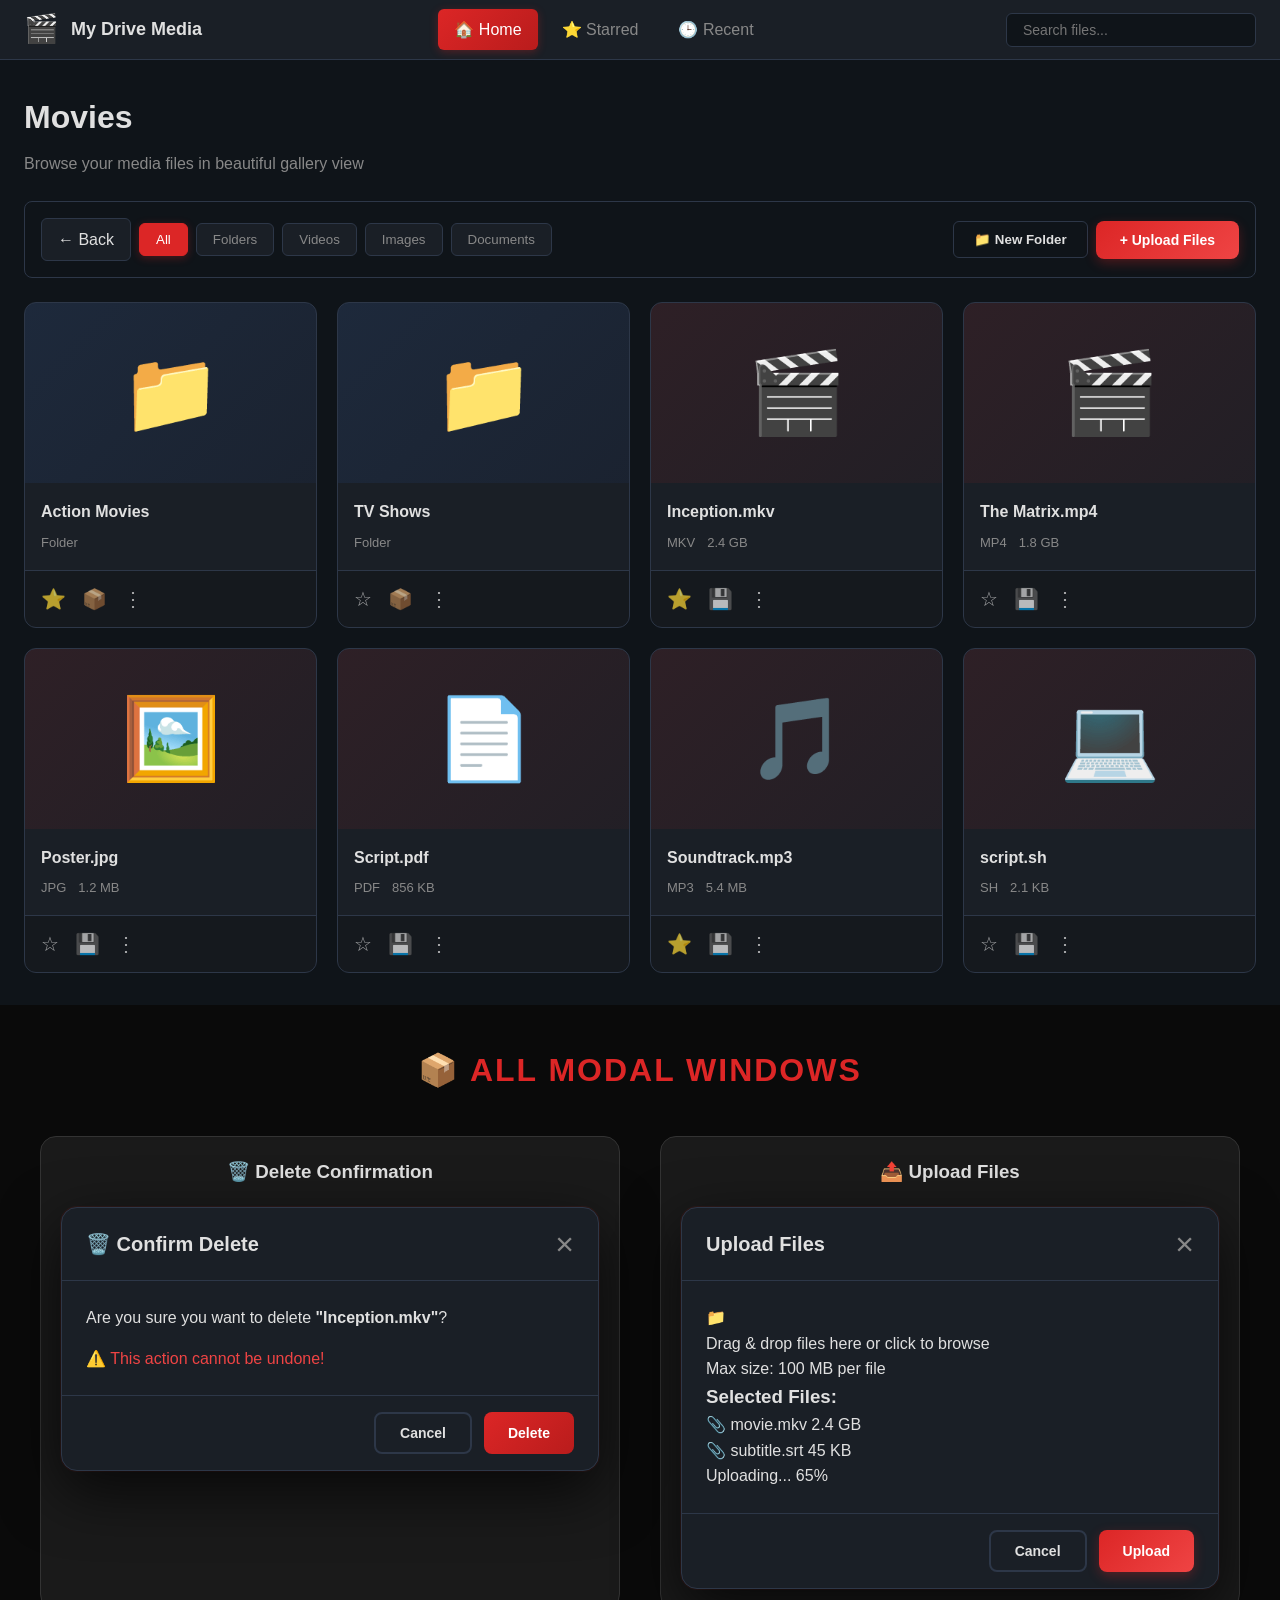
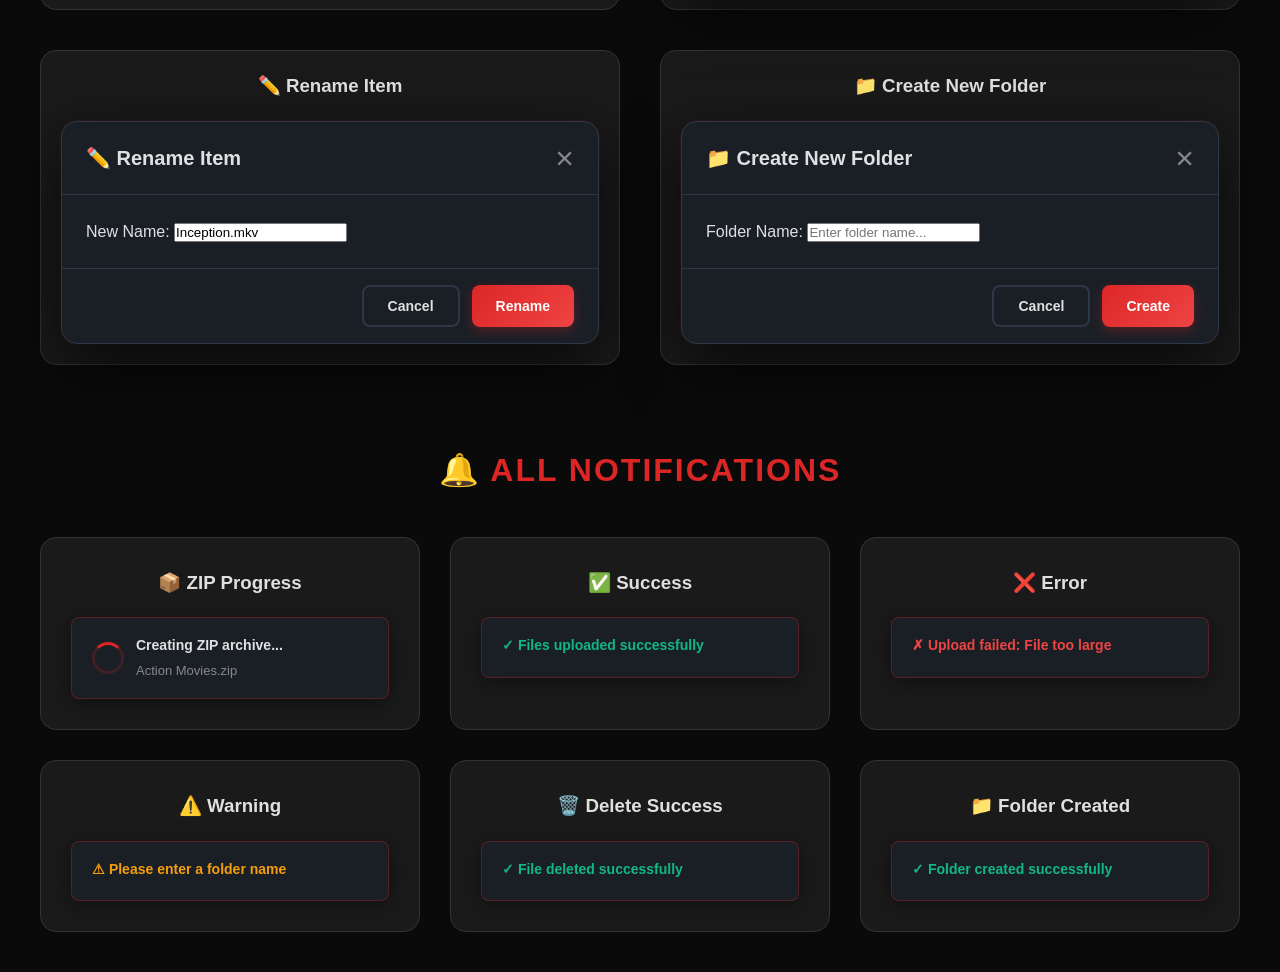
<file: demo/index.html>
<!DOCTYPE html>
<html lang="en">
<head>
  <meta charset="UTF-8">
  <meta name="viewport" content="width=device-width, initial-scale=1.0">
  <title>My Drive Media - Demo</title>
  <link rel="stylesheet" href="demo.css">
</head>
<body>

  <!-- Top Navigation -->
  <nav class="top-nav">
    <div class="nav-brand">
      <div class="nav-brand-icon">🎬</div>
      <span>My Drive Media</span>
    </div>
    <div class="nav-menu">
      <a href="#" class="nav-link active">🏠 Home</a>
      <a href="#" class="nav-link">⭐ Starred</a>
      <a href="#" class="nav-link">🕒 Recent</a>
    </div>
    <div class="nav-actions">
      <input type="text" class="search-input" placeholder="Search files..." id="searchInput">
    </div>
  </nav>

  <!-- Main Content -->
  <main class="wrapper">
    <!-- Page Header -->
    <div class="page-head">
      <h1 class="page-title-main">Movies</h1>
      <p class="page-subtitle">Browse your media files in beautiful gallery view</p>
    </div>

    <!-- Toolbar -->
    <div class="toolbar">
      <div class="toolbar-left">
        <a class="back-btn" href="#">← Back</a>
        <button class="filter-btn active">All</button>
        <button class="filter-btn">Folders</button>
        <button class="filter-btn">Videos</button>
        <button class="filter-btn">Images</button>
        <button class="filter-btn">Documents</button>
      </div>
      <div class="toolbar-right">
        <button class="btn btn-ghost">📁 New Folder</button>
        <button class="btn btn-primary">+ Upload Files</button>
      </div>
    </div>

    <!-- Gallery Grid -->
    <div class="gallery">
      
      <!-- Folder Card -->
      <div class="card folder-card">
        <div class="card-image folder-image">📁</div>
        <div class="card-body">
          <h3 class="card-title">Action Movies</h3>
          <div class="card-meta">
            <span>Folder</span>
          </div>
        </div>
        <div class="card-footer">
          <span class="card-action" title="Star">⭐</span>
          <span class="card-action" title="Download as ZIP">📦</span>
          <span class="card-action" title="More">⋮</span>
        </div>
      </div>

      <!-- Folder Card 2 -->
      <div class="card folder-card">
        <div class="card-image folder-image">📁</div>
        <div class="card-body">
          <h3 class="card-title">TV Shows</h3>
          <div class="card-meta">
            <span>Folder</span>
          </div>
        </div>
        <div class="card-footer">
          <span class="card-action" title="Star">☆</span>
          <span class="card-action" title="Download as ZIP">📦</span>
          <span class="card-action" title="More">⋮</span>
        </div>
      </div>

      <!-- Video File Card -->
      <div class="card file-card">
        <div class="card-image file-image">🎬</div>
        <div class="card-body">
          <h3 class="card-title">Inception.mkv</h3>
          <div class="card-meta">
            <span>MKV</span>
            <span>2.4 GB</span>
          </div>
        </div>
        <div class="card-footer">
          <span class="card-action" title="Star">⭐</span>
          <span class="card-action" title="Download">💾</span>
          <span class="card-action" title="More">⋮</span>
        </div>
      </div>

      <!-- Video File Card 2 -->
      <div class="card file-card">
        <div class="card-image file-image">🎬</div>
        <div class="card-body">
          <h3 class="card-title">The Matrix.mp4</h3>
          <div class="card-meta">
            <span>MP4</span>
            <span>1.8 GB</span>
          </div>
        </div>
        <div class="card-footer">
          <span class="card-action" title="Star">☆</span>
          <span class="card-action" title="Download">💾</span>
          <span class="card-action" title="More">⋮</span>
        </div>
      </div>

      <!-- Image File Card -->
      <div class="card file-card">
        <div class="card-image file-image">🖼️</div>
        <div class="card-body">
          <h3 class="card-title">Poster.jpg</h3>
          <div class="card-meta">
            <span>JPG</span>
            <span>1.2 MB</span>
          </div>
        </div>
        <div class="card-footer">
          <span class="card-action" title="Star">☆</span>
          <span class="card-action" title="Download">💾</span>
          <span class="card-action" title="More">⋮</span>
        </div>
      </div>

      <!-- Document File Card -->
      <div class="card file-card">
        <div class="card-image file-image">📄</div>
        <div class="card-body">
          <h3 class="card-title">Script.pdf</h3>
          <div class="card-meta">
            <span>PDF</span>
            <span>856 KB</span>
          </div>
        </div>
        <div class="card-footer">
          <span class="card-action" title="Star">☆</span>
          <span class="card-action" title="Download">💾</span>
          <span class="card-action" title="More">⋮</span>
        </div>
      </div>

      <!-- Audio File Card -->
      <div class="card file-card">
        <div class="card-image file-image">🎵</div>
        <div class="card-body">
          <h3 class="card-title">Soundtrack.mp3</h3>
          <div class="card-meta">
            <span>MP3</span>
            <span>5.4 MB</span>
          </div>
        </div>
        <div class="card-footer">
          <span class="card-action" title="Star">⭐</span>
          <span class="card-action" title="Download">💾</span>
          <span class="card-action" title="More">⋮</span>
        </div>
      </div>

      <!-- Code File Card -->
      <div class="card file-card">
        <div class="card-image file-image">💻</div>
        <div class="card-body">
          <h3 class="card-title">script.sh</h3>
          <div class="card-meta">
            <span>SH</span>
            <span>2.1 KB</span>
          </div>
        </div>
        <div class="card-footer">
          <span class="card-action" title="Star">☆</span>
          <span class="card-action" title="Download">💾</span>
          <span class="card-action" title="More">⋮</span>
        </div>
      </div>

    </div>
  </main>

  <!-- All Modals and Notifications Displayed Below -->
  <div style="padding: 40px; background: #0a0a0a; min-height: 100vh;">
    <h2 style="text-align: center; color: #dc2626; margin-bottom: 40px; font-size: 32px; text-transform: uppercase; letter-spacing: 2px;">📦 All Modal Windows</h2>
    
    <div style="display: grid; grid-template-columns: repeat(auto-fit, minmax(500px, 1fr)); gap: 40px; max-width: 1400px; margin: 0 auto;">
      
      <!-- Delete Confirmation Modal -->
      <div style="background: rgba(30, 30, 30, 0.8); padding: 20px; border-radius: 16px; border: 1px solid #333;">
        <h3 style="color: #e0e0e0; margin-bottom: 20px; text-align: center;">🗑️ Delete Confirmation</h3>
        <div class="modal-content" style="position: relative; display: block; background: var(--surface); border: 1px solid var(--border); border-radius: 16px; width: 100%; max-width: none; box-shadow: 0 20px 60px rgba(0, 0, 0, 0.7), 0 0 0 1px rgba(220, 38, 38, 0.1); overflow: hidden;">
          <div class="modal-header">
            <h2>🗑️ Confirm Delete</h2>
            <button class="modal-close">&times;</button>
          </div>
          <div class="modal-body">
            <p style="color: #e0e0e0; line-height: 1.6;">
              Are you sure you want to delete <strong>"Inception.mkv"</strong>?
            </p>
            <p style="color: #ef4444; margin-top: 15px; font-weight: 500;">
              ⚠️ This action cannot be undone!
            </p>
          </div>
          <div class="modal-footer">
            <button class="btn-cancel">Cancel</button>
            <button class="btn-danger">Delete</button>
          </div>
        </div>
      </div>

      <!-- Upload Modal -->
      <div style="background: rgba(30, 30, 30, 0.8); padding: 20px; border-radius: 16px; border: 1px solid #333;">
        <h3 style="color: #e0e0e0; margin-bottom: 20px; text-align: center;">📤 Upload Files</h3>
        <div class="modal-content" style="position: relative; display: block; background: var(--surface); border: 1px solid var(--border); border-radius: 16px; width: 100%; max-width: none; box-shadow: 0 20px 60px rgba(0, 0, 0, 0.7), 0 0 0 1px rgba(220, 38, 38, 0.1); overflow: hidden;">
          <div class="modal-header">
            <h2>Upload Files</h2>
            <button class="modal-close">&times;</button>
          </div>
          <div class="modal-body">
            <div class="upload-zone" id="uploadZone">
              <div class="upload-icon">📁</div>
              <p>Drag & drop files here or click to browse</p>
              <p class="upload-limit">Max size: 100 MB per file</p>
            </div>
            <div id="fileList" class="file-list-upload">
              <h3>Selected Files:</h3>
              <div class="file-item-upload">
                <span class="file-icon">📎</span>
                <span class="file-name">movie.mkv</span>
                <span class="file-size">2.4 GB</span>
              </div>
              <div class="file-item-upload">
                <span class="file-icon">📎</span>
                <span class="file-name">subtitle.srt</span>
                <span class="file-size">45 KB</span>
              </div>
            </div>
            <div id="uploadProgress" class="upload-progress">
              <div class="progress-bar">
                <div class="progress-fill" style="width: 65%;"></div>
              </div>
              <p id="progressText">Uploading... 65%</p>
            </div>
          </div>
          <div class="modal-footer">
            <button class="btn-cancel">Cancel</button>
            <button class="btn-primary">Upload</button>
          </div>
        </div>
      </div>

      <!-- Rename Modal -->
      <div style="background: rgba(30, 30, 30, 0.8); padding: 20px; border-radius: 16px; border: 1px solid #333;">
        <h3 style="color: #e0e0e0; margin-bottom: 20px; text-align: center;">✏️ Rename Item</h3>
        <div class="modal-content" style="position: relative; display: block; background: var(--surface); border: 1px solid var(--border); border-radius: 16px; width: 100%; max-width: none; box-shadow: 0 20px 60px rgba(0, 0, 0, 0.7), 0 0 0 1px rgba(220, 38, 38, 0.1); overflow: hidden;">
          <div class="modal-header">
            <h2>✏️ Rename Item</h2>
            <button class="modal-close">&times;</button>
          </div>
          <div class="modal-body">
            <div class="form-group">
              <label for="renameInput">New Name:</label>
              <input type="text" id="renameInput" placeholder="Enter new name..." value="Inception.mkv" autocomplete="off">
            </div>
          </div>
          <div class="modal-footer">
            <button class="btn-cancel">Cancel</button>
            <button class="btn-primary">Rename</button>
          </div>
        </div>
      </div>

      <!-- Create Folder Modal -->
      <div style="background: rgba(30, 30, 30, 0.8); padding: 20px; border-radius: 16px; border: 1px solid #333;">
        <h3 style="color: #e0e0e0; margin-bottom: 20px; text-align: center;">📁 Create New Folder</h3>
        <div class="modal-content" style="position: relative; display: block; background: var(--surface); border: 1px solid var(--border); border-radius: 16px; width: 100%; max-width: none; box-shadow: 0 20px 60px rgba(0, 0, 0, 0.7), 0 0 0 1px rgba(220, 38, 38, 0.1); overflow: hidden;">
          <div class="modal-header">
            <h2>📁 Create New Folder</h2>
            <button class="modal-close">&times;</button>
          </div>
          <div class="modal-body">
            <div class="form-group">
              <label for="folderNameInput">Folder Name:</label>
              <input type="text" id="folderNameInput" placeholder="Enter folder name..." autocomplete="off">
            </div>
          </div>
          <div class="modal-footer">
            <button class="btn-cancel">Cancel</button>
            <button class="btn-primary">Create</button>
          </div>
        </div>
      </div>

    </div>

    <!-- Notifications Section -->
    <h2 style="text-align: center; color: #dc2626; margin: 80px 0 40px; font-size: 32px; text-transform: uppercase; letter-spacing: 2px;">🔔 All Notifications</h2>
    
    <div style="display: grid; grid-template-columns: repeat(auto-fit, minmax(350px, 1fr)); gap: 30px; max-width: 1400px; margin: 0 auto;">
      
      <!-- ZIP Progress Notification -->
      <div style="background: rgba(30, 30, 30, 0.8); padding: 30px; border-radius: 16px; border: 1px solid #333;">
        <h3 style="color: #e0e0e0; margin-bottom: 20px; text-align: center;">📦 ZIP Progress</h3>
        <div class="zip-notification show" style="position: relative; transform: none; bottom: auto; right: auto;">
          <div class="zip-notification-content">
            <div class="zip-spinner"></div>
            <div class="zip-notification-text">
              <div class="zip-notification-title">Creating ZIP archive...</div>
              <div class="zip-notification-subtitle">Action Movies.zip</div>
            </div>
          </div>
        </div>
      </div>

      <!-- Success Notification -->
      <div style="background: rgba(30, 30, 30, 0.8); padding: 30px; border-radius: 16px; border: 1px solid #333;">
        <h3 style="color: #e0e0e0; margin-bottom: 20px; text-align: center;">✅ Success</h3>
        <div class="zip-notification show" style="position: relative; transform: none; bottom: auto; right: auto;">
          <div class="zip-notification-content">
            <div class="zip-notification-text">
              <div class="zip-notification-title" style="color: #10b981;">✓ Files uploaded successfully</div>
            </div>
          </div>
        </div>
      </div>

      <!-- Error Notification -->
      <div style="background: rgba(30, 30, 30, 0.8); padding: 30px; border-radius: 16px; border: 1px solid #333;">
        <h3 style="color: #e0e0e0; margin-bottom: 20px; text-align: center;">❌ Error</h3>
        <div class="zip-notification show" style="position: relative; transform: none; bottom: auto; right: auto;">
          <div class="zip-notification-content">
            <div class="zip-notification-text">
              <div class="zip-notification-title" style="color: #ef4444;">✗ Upload failed: File too large</div>
            </div>
          </div>
        </div>
      </div>

      <!-- Warning Notification -->
      <div style="background: rgba(30, 30, 30, 0.8); padding: 30px; border-radius: 16px; border: 1px solid #333;">
        <h3 style="color: #e0e0e0; margin-bottom: 20px; text-align: center;">⚠️ Warning</h3>
        <div class="zip-notification show" style="position: relative; transform: none; bottom: auto; right: auto;">
          <div class="zip-notification-content">
            <div class="zip-notification-text">
              <div class="zip-notification-title" style="color: #f59e0b;">⚠ Please enter a folder name</div>
            </div>
          </div>
        </div>
      </div>

      <!-- Delete Success Notification -->
      <div style="background: rgba(30, 30, 30, 0.8); padding: 30px; border-radius: 16px; border: 1px solid #333;">
        <h3 style="color: #e0e0e0; margin-bottom: 20px; text-align: center;">🗑️ Delete Success</h3>
        <div class="zip-notification show" style="position: relative; transform: none; bottom: auto; right: auto;">
          <div class="zip-notification-content">
            <div class="zip-notification-text">
              <div class="zip-notification-title" style="color: #10b981;">✓ File deleted successfully</div>
            </div>
          </div>
        </div>
      </div>

      <!-- Folder Created Notification -->
      <div style="background: rgba(30, 30, 30, 0.8); padding: 30px; border-radius: 16px; border: 1px solid #333;">
        <h3 style="color: #e0e0e0; margin-bottom: 20px; text-align: center;">📁 Folder Created</h3>
        <div class="zip-notification show" style="position: relative; transform: none; bottom: auto; right: auto;">
          <div class="zip-notification-content">
            <div class="zip-notification-text">
              <div class="zip-notification-title" style="color: #10b981;">✓ Folder created successfully</div>
            </div>
          </div>
        </div>
      </div>

    </div>
  </div>

  <script>
    // Demo interactivity for gallery section only
    document.querySelectorAll('.filter-btn').forEach(btn => {
      btn.addEventListener('click', function() {
        document.querySelectorAll('.filter-btn').forEach(b => b.classList.remove('active'));
        this.classList.add('active');
      });
    });

    document.querySelectorAll('.nav-link').forEach(link => {
      link.addEventListener('click', function(e) {
        e.preventDefault();
        document.querySelectorAll('.nav-link').forEach(l => l.classList.remove('active'));
        this.classList.add('active');
      });
    });

    // Toggle star on click
    document.querySelectorAll('.card-footer .card-action[title="Star"]').forEach(star => {
      star.addEventListener('click', function(e) {
        e.stopPropagation();
        this.textContent = this.textContent === '☆' ? '⭐' : '☆';
      });
    });
  </script>

</body>
</html>
</file>
<file: demo/demo.css>
/* ===== DEMO PAGE - STANDALONE STYLES ===== */
/* This is a complete standalone demo showcasing the UI design */

* {
  margin: 0;
  padding: 0;
  box-sizing: border-box;
}

:root {
  /* Red Theme Colors */
  --accent: #dc2626;
  --accent-light: #ef4444;
  --accent-dark: #b91c1c;
  --bg: #0f1419;
  --surface: #1a1f26;
  --border: #2d3748;
  --text: #e0e0e0;
  --text-dim: #888;
}

body {
  font-family: -apple-system, BlinkMacSystemFont, 'Segoe UI', Roboto, Oxygen, Ubuntu, Cantarell, sans-serif;
  background: var(--bg);
  color: var(--text);
  line-height: 1.6;
  min-height: 100vh;
}

/* ===== TOP NAVIGATION ===== */
.top-nav {
  position: sticky;
  top: 0;
  z-index: 1000;
  background: var(--surface);
  border-bottom: 1px solid var(--border);
  padding: 0 24px;
  display: flex;
  align-items: center;
  justify-content: space-between;
  height: 60px;
}

.nav-brand {
  display: flex;
  align-items: center;
  gap: 12px;
  font-size: 18px;
  font-weight: 700;
  color: var(--text);
}

.nav-brand-icon {
  font-size: 28px;
}

.nav-menu {
  display: flex;
  gap: 8px;
}

.nav-link {
  padding: 8px 16px;
  border-radius: 6px;
  text-decoration: none;
  color: var(--text-dim);
  font-weight: 500;
  transition: all 0.2s;
}

.nav-link:hover {
  background: rgba(220, 38, 38, 0.1);
  color: var(--accent-light);
}

.nav-link.active {
  background: linear-gradient(135deg, var(--accent) 0%, var(--accent-dark) 100%);
  color: white;
  box-shadow: 0 2px 8px rgba(220, 38, 38, 0.3);
}

.nav-actions {
  display: flex;
  align-items: center;
  gap: 12px;
}

.search-input {
  padding: 8px 16px;
  background: var(--bg);
  border: 1px solid var(--border);
  border-radius: 6px;
  color: var(--text);
  width: 250px;
  font-size: 14px;
  transition: all 0.2s;
}

.search-input:focus {
  outline: none;
  border-color: var(--accent);
  box-shadow: 0 0 0 3px rgba(220, 38, 38, 0.1);
}

/* ===== MAIN WRAPPER ===== */
.wrapper {
  max-width: 1400px;
  margin: 0 auto;
  padding: 32px 24px;
}

/* ===== PAGE HEADER ===== */
.page-head {
  margin-bottom: 24px;
}

.page-title-main {
  font-size: 32px;
  font-weight: 700;
  color: var(--text);
  margin-bottom: 8px;
}

.page-subtitle {
  color: var(--text-dim);
  font-size: 16px;
}

/* ===== TOOLBAR ===== */
.toolbar {
  position: sticky;
  top: 60px;
  z-index: 100;
  background: var(--bg);
  border: 1px solid var(--border);
  border-radius: 8px;
  padding: 16px;
  margin-bottom: 24px;
  display: flex;
  justify-content: space-between;
  align-items: center;
  flex-wrap: wrap;
  gap: 12px;
}

.toolbar-left, .toolbar-right {
  display: flex;
  gap: 8px;
  align-items: center;
}

.back-btn {
  padding: 8px 16px;
  background: var(--surface);
  border: 1px solid var(--border);
  border-radius: 6px;
  color: var(--text);
  text-decoration: none;
  font-weight: 500;
  transition: all 0.2s;
}

.back-btn:hover {
  background: var(--accent);
  border-color: var(--accent);
  color: white;
  transform: translateX(-2px);
}

.filter-btn {
  padding: 8px 16px;
  background: var(--surface);
  border: 1px solid var(--border);
  border-radius: 6px;
  color: var(--text-dim);
  font-weight: 500;
  cursor: pointer;
  transition: all 0.2s;
}

.filter-btn:hover {
  background: rgba(220, 38, 38, 0.1);
  border-color: var(--accent);
  color: var(--accent-light);
}

.filter-btn.active {
  background: var(--accent);
  border-color: var(--accent);
  color: white;
  box-shadow: 0 2px 8px rgba(220, 38, 38, 0.3);
}

.btn {
  padding: 10px 20px;
  border: none;
  border-radius: 6px;
  font-weight: 600;
  cursor: pointer;
  transition: all 0.2s;
}

.btn-ghost {
  background: transparent;
  border: 1px solid var(--border);
  color: var(--text);
}

.btn-ghost:hover {
  background: var(--surface);
  border-color: var(--accent);
  color: var(--accent-light);
}

.btn-primary {
  padding: 11px 24px;
  background: linear-gradient(135deg, var(--accent), var(--accent-light));
  border: none;
  border-radius: 8px;
  color: white;
  cursor: pointer;
  font-size: 14px;
  font-weight: 600;
  transition: all 0.2s;
  box-shadow: 0 4px 12px rgba(220, 38, 38, 0.3);
}

.btn-primary:hover {
  transform: translateY(-2px);
  box-shadow: 0 6px 20px rgba(220, 38, 38, 0.4);
}

/* ===== GALLERY GRID ===== */
.gallery {
  display: grid;
  grid-template-columns: repeat(auto-fill, minmax(260px, 1fr));
  gap: 20px;
}

/* ===== CARD ===== */
.card {
  background: var(--surface);
  border: 1px solid var(--border);
  border-radius: 12px;
  overflow: hidden;
  cursor: pointer;
  transition: all 0.3s;
}

.card:hover {
  transform: translateY(-4px);
  box-shadow: 0 8px 24px rgba(220, 38, 38, 0.2);
  border-color: var(--accent);
}

.card-image {
  height: 180px;
  display: flex;
  align-items: center;
  justify-content: center;
  font-size: 80px;
  background: linear-gradient(135deg, rgba(220, 38, 38, 0.1) 0%, rgba(185, 28, 28, 0.05) 100%);
}

.folder-image {
  background: linear-gradient(135deg, rgba(59, 130, 246, 0.1) 0%, rgba(37, 99, 235, 0.05) 100%);
}

.card-body {
  padding: 16px;
}

.card-title {
  font-size: 16px;
  font-weight: 600;
  color: var(--text);
  margin-bottom: 8px;
  white-space: nowrap;
  overflow: hidden;
  text-overflow: ellipsis;
}

.card-meta {
  display: flex;
  gap: 12px;
  font-size: 13px;
  color: var(--text-dim);
}

.card-footer {
  padding: 12px 16px;
  border-top: 1px solid var(--border);
  display: flex;
  gap: 16px;
  align-items: center;
  justify-content: flex-start;
  background: rgba(0, 0, 0, 0.2);
}

.card-action {
  font-size: 20px;
  cursor: pointer;
  transition: all 0.2s;
  opacity: 0.7;
}

.card-action:hover {
  opacity: 1;
  transform: scale(1.2);
}

/* ===== MODAL ===== */
.modal {
  display: none;
  position: fixed;
  top: 0;
  left: 0;
  width: 100%;
  height: 100%;
  background: rgba(0, 0, 0, 0.8);
  z-index: 2000;
  align-items: center;
  justify-content: center;
}

.modal.show {
  display: flex;
  animation: fadeIn 0.3s ease;
}

@keyframes fadeIn {
  from {
    opacity: 0;
  }
  to {
    opacity: 1;
  }
}

.modal-content {
  background: var(--surface);
  border-radius: 12px;
  max-width: 500px;
  width: 90%;
  max-height: 90vh;
  overflow: hidden;
  box-shadow: 0 20px 60px rgba(0, 0, 0, 0.5);
  animation: slideUp 0.3s ease;
}

@keyframes slideUp {
  from {
    transform: translateY(30px);
    opacity: 0;
  }
  to {
    transform: translateY(0);
    opacity: 1;
  }
}

.modal-header {
  padding: 20px 24px;
  border-bottom: 1px solid var(--border);
  display: flex;
  justify-content: space-between;
  align-items: center;
}

.modal-header h2 {
  font-size: 20px;
  font-weight: 600;
  color: var(--text);
}

.modal-close {
  background: none;
  border: none;
  font-size: 32px;
  color: var(--text-dim);
  cursor: pointer;
  line-height: 1;
  transition: all 0.2s;
}

.modal-close:hover {
  color: var(--accent);
  transform: rotate(90deg);
}

.modal-body {
  padding: 24px;
}

.modal-footer {
  padding: 16px 24px;
  border-top: 1px solid var(--border);
  display: flex;
  gap: 12px;
  justify-content: flex-end;
}

.btn-cancel {
  padding: 11px 24px;
  background: transparent;
  border: 2px solid var(--border);
  border-radius: 8px;
  color: var(--text);
  font-size: 14px;
  font-weight: 600;
  cursor: pointer;
  transition: all 0.2s;
}

.btn-cancel:hover {
  background: var(--surface-hover);
  border-color: var(--accent);
  transform: translateY(-1px);
}

.btn-primary {
  padding: 11px 24px;
  background: linear-gradient(135deg, var(--accent), var(--accent-light));
  border: none;
  border-radius: 8px;
  color: white;
  cursor: pointer;
  font-size: 14px;
  font-weight: 600;
  transition: all 0.2s;
  box-shadow: 0 4px 12px rgba(220, 38, 38, 0.3);
}

.btn-primary:hover {
  transform: translateY(-2px);
  box-shadow: 0 6px 20px rgba(220, 38, 38, 0.4);
}

.btn-primary:active {
  transform: translateY(0);
}

.btn-danger {
  padding: 11px 24px;
  border: none;
  border-radius: 8px;
  font-size: 14px;
  font-weight: 600;
  cursor: pointer;
  transition: all 0.2s;
  color: white;
  background: linear-gradient(135deg, var(--accent) 0%, var(--accent-dark) 100%);
}

.btn-danger:hover {
  transform: translateY(-2px);
  box-shadow: 0 6px 20px rgba(220, 38, 38, 0.4);
}

/* ===== ZIP NOTIFICATION ===== */
.zip-notification {
  position: fixed;
  bottom: 20px;
  right: 20px;
  background: var(--surface);
  border: 1px solid rgba(220, 38, 38, 0.3);
  border-radius: 8px;
  padding: 16px 20px;
  box-shadow: 0 4px 20px rgba(0, 0, 0, 0.4);
  transform: translateX(400px);
  transition: transform 0.3s ease;
  z-index: 3000;
  max-width: 320px;
}

.zip-notification.show {
  transform: translateX(0);
}

.zip-notification-content {
  display: flex;
  align-items: center;
  gap: 12px;
}

.zip-spinner {
  width: 32px;
  height: 32px;
  border: 3px solid rgba(220, 38, 38, 0.2);
  border-top-color: var(--accent);
  border-radius: 50%;
  animation: spin 1s linear infinite;
}

@keyframes spin {
  to {
    transform: rotate(360deg);
  }
}

.zip-notification-text {
  flex: 1;
}

.zip-notification-title {
  color: var(--text);
  font-weight: 600;
  font-size: 14px;
  margin-bottom: 4px;
}

.zip-notification-subtitle {
  color: var(--text-dim);
  font-size: 13px;
}

/* ===== RESPONSIVE ===== */
@media (max-width: 768px) {
  .top-nav {
    padding: 0 16px;
    flex-wrap: wrap;
    height: auto;
    padding-top: 12px;
    padding-bottom: 12px;
  }

  .nav-menu {
    order: 3;
    width: 100%;
    margin-top: 12px;
  }

  .search-input {
    width: 100%;
  }

  .toolbar {
    flex-direction: column;
    align-items: stretch;
  }

  .toolbar-left,
  .toolbar-right {
    flex-wrap: wrap;
    justify-content: center;
  }

  .gallery {
    grid-template-columns: repeat(auto-fill, minmax(180px, 1fr));
    gap: 16px;
  }

  .page-title-main {
    font-size: 24px;
  }
}
</file>
